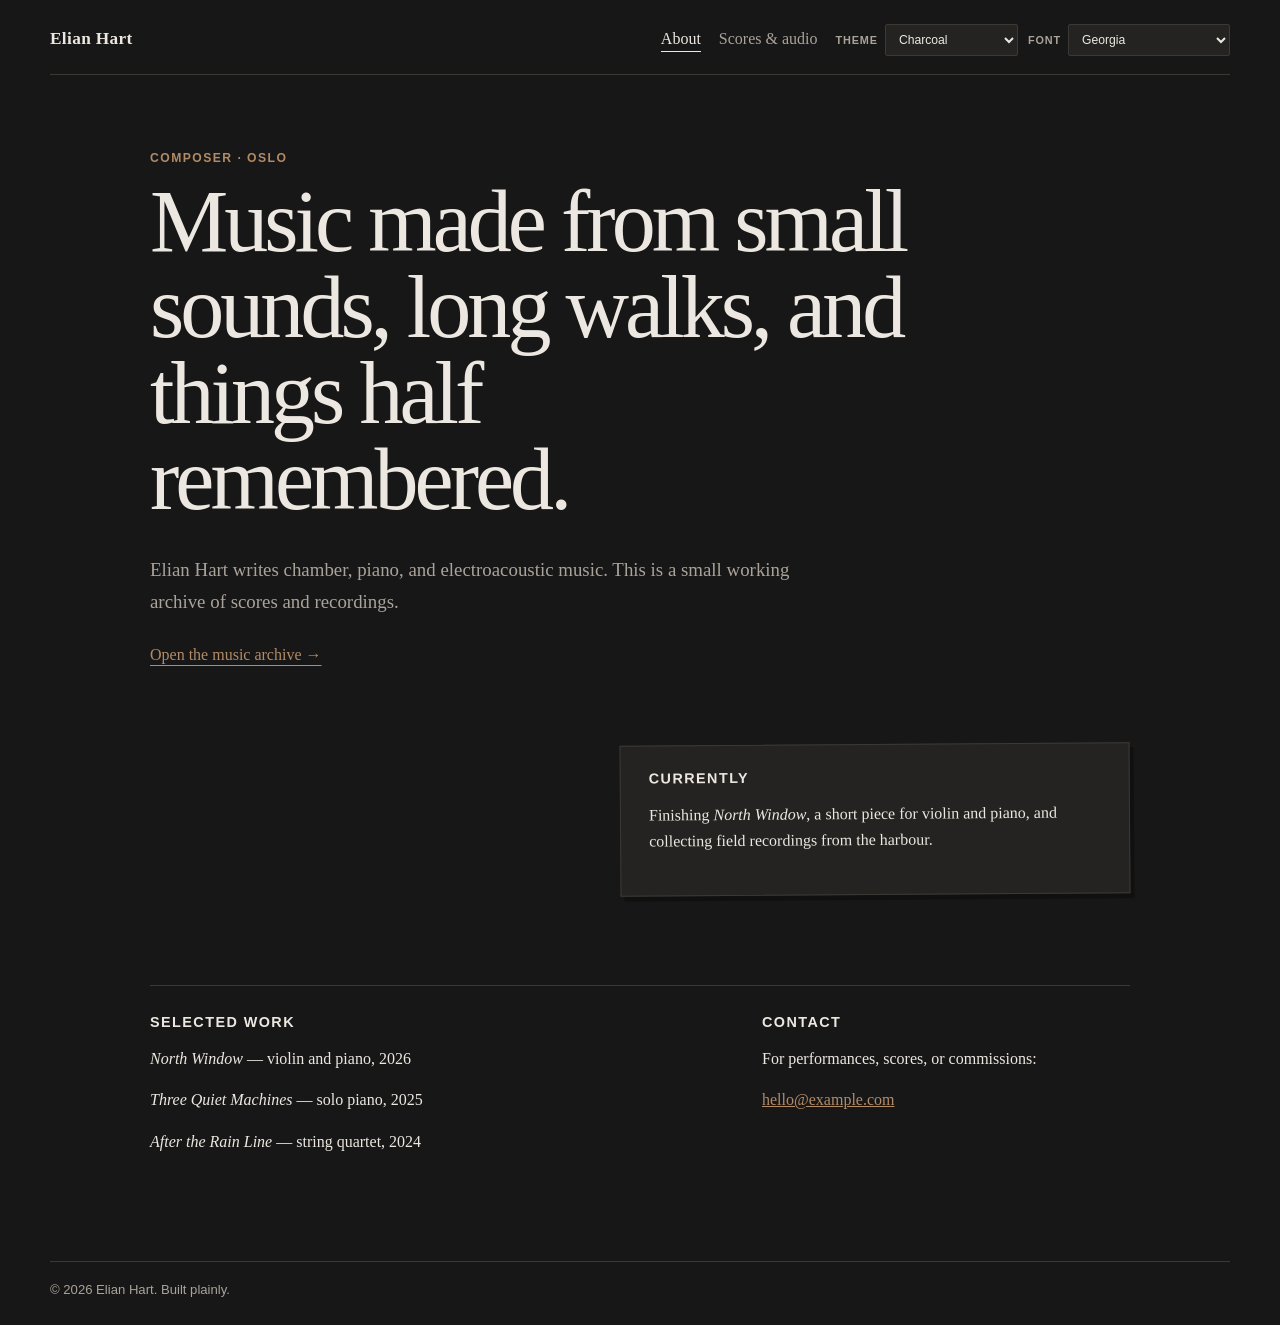
<file: index.html>
<!doctype html>
<html lang="en">
<head>
  <meta charset="utf-8">
  <meta name="viewport" content="width=device-width, initial-scale=1">
  <title>Elian Hart — Composer</title>
  <meta name="description" content="Music, scores, and recordings by composer Elian Hart.">
  <script>document.documentElement.dataset.theme=localStorage.getItem('composer-theme')||'charcoal';document.documentElement.dataset.font=localStorage.getItem('composer-font')||'georgia';</script>
  <link rel="stylesheet" href="style.css?v=4">
</head>
<body>
  <header class="site-header">
    <a class="name" href="index.html">Elian Hart</a>
    <nav aria-label="Main navigation">
      <a class="active" href="index.html">About</a>
      <a href="library.html">Scores & audio</a>
    </nav>
  </header>

  <main class="home">
    <section class="intro">
      <p class="eyebrow">Composer · Oslo</p>
      <h1>Music made from small sounds, long walks, and things half remembered.</h1>
      <p class="lead">Elian Hart writes chamber, piano, and electroacoustic music. This is a small working archive of scores and recordings.</p>
      <a class="plain-link" href="library.html">Open the music archive →</a>
    </section>

    <section class="note" aria-label="Current work">
      <h2>Currently</h2>
      <p>Finishing <em>North Window</em>, a short piece for violin and piano, and collecting field recordings from the harbour.</p>
    </section>

    <section class="details">
      <div>
        <h2>Selected work</h2>
        <p><em>North Window</em> — violin and piano, 2026</p>
        <p><em>Three Quiet Machines</em> — solo piano, 2025</p>
        <p><em>After the Rain Line</em> — string quartet, 2024</p>
      </div>
      <div>
        <h2>Contact</h2>
        <p>For performances, scores, or commissions:</p>
        <p><a href="mailto:hello@example.com">hello@example.com</a></p>
      </div>
    </section>
  </main>

  <footer>© 2026 Elian Hart. Built plainly.</footer>
  <script src="theme.js?v=4"></script>
</body>
</html>
</file>
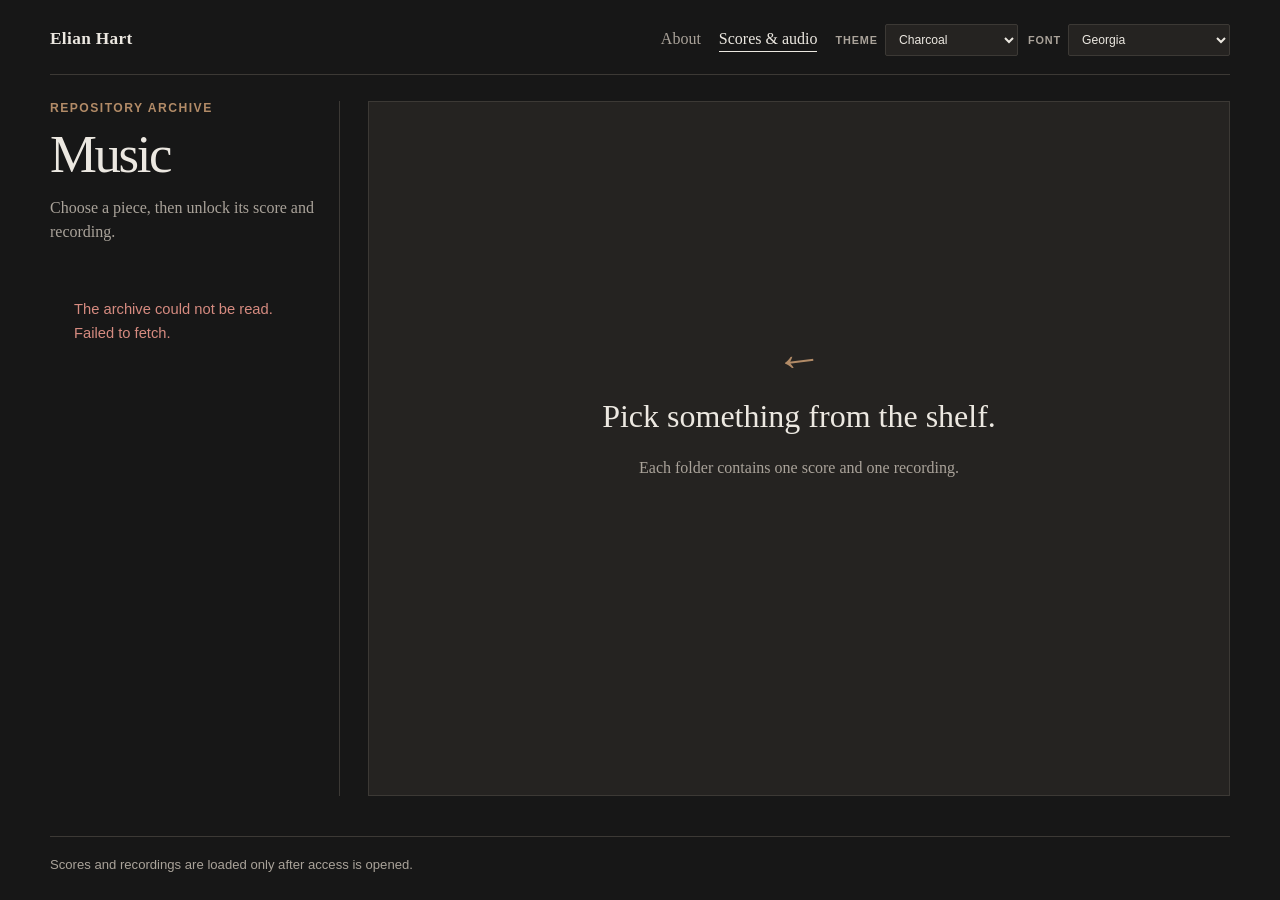
<file: library.html>
<!doctype html>
<html lang="en">
<head>
  <meta charset="utf-8">
  <meta name="viewport" content="width=device-width, initial-scale=1">
  <meta name="robots" content="noindex, nofollow, noarchive, nosnippet, noimageindex">
  <meta name="googlebot" content="noindex, nofollow, noarchive, nosnippet, noimageindex">
  <meta name="referrer" content="no-referrer">
  <title>Scores & audio — Elian Hart</title>
  <script>document.documentElement.dataset.theme=localStorage.getItem('composer-theme')||'charcoal';document.documentElement.dataset.font=localStorage.getItem('composer-font')||'georgia';</script>
  <link rel="stylesheet" href="style.css?v=4">
</head>
<body>
  <header class="site-header">
    <a class="name" href="index.html">Elian Hart</a>
    <nav aria-label="Main navigation">
      <a href="index.html">About</a>
      <a class="active" href="library.html">Scores & audio</a>
    </nav>
  </header>

  <main class="library-page">
    <aside class="archive-panel">
      <div class="archive-heading">
        <p class="eyebrow">Repository archive</p>
        <h1>Music</h1>
        <p>Choose a piece, then unlock its score and recording.</p>
      </div>
      <div id="tree" class="tree" aria-live="polite">Loading the archive…</div>
    </aside>

    <section id="viewer" class="viewer" aria-live="polite">
      <div class="empty-state">
        <p class="scribble">←</p>
        <h2>Pick something from the shelf.</h2>
        <p>Each folder contains one score and one recording.</p>
      </div>
    </section>
  </main>

  <footer>Scores and recordings are loaded only after access is opened.</footer>
  <script src="theme.js?v=4"></script>
  <script src="library.js"></script>
</body>
</html>
</file>
<file: style.css>
:root {
  --paper: #171717;
  --ink: #ece8e1;
  --muted: #aaa39a;
  --line: #3c3935;
  --soft: #252321;
  --accent: #b28b67;
  --max: 1180px;
  --site-font: Georgia, 'Times New Roman', serif;
}

:root[data-theme="midnight"] { --paper:#101722; --ink:#e8edf4; --muted:#98a4b3; --line:#2d3948; --soft:#192433; --accent:#7894b8; }
:root[data-theme="forest"] { --paper:#101813; --ink:#e4ebe5; --muted:#97a59a; --line:#2b3b30; --soft:#18241c; --accent:#7f9b82; }
:root[data-theme="burgundy"] { --paper:#1a1114; --ink:#eee5e7; --muted:#aa969b; --line:#422b31; --soft:#27191d; --accent:#a66d79; }
:root[data-theme="slate"] { --paper:#161a1e; --ink:#e9ecef; --muted:#9da5ac; --line:#353d44; --soft:#20262b; --accent:#8495a3; }
:root[data-theme="aubergine"] { --paper:#171218; --ink:#eee7ef; --muted:#a89daa; --line:#3d3040; --soft:#241b26; --accent:#967b9c; }
:root[data-theme="espresso"] { --paper:#191411; --ink:#eee8e3; --muted:#aa9e95; --line:#43352d; --soft:#271e19; --accent:#a47d62; }
:root[data-theme="petrol"] { --paper:#0f181a; --ink:#e4ecec; --muted:#93a5a6; --line:#294044; --soft:#172528; --accent:#6f999b; }
:root[data-theme="graphite"] { --paper:#141516; --ink:#e7e7e5; --muted:#9d9e9c; --line:#343637; --soft:#202223; --accent:#8d918c; }
:root[data-theme="black-gold"] { --paper:#11110f; --ink:#eeeadd; --muted:#aaa38d; --line:#3e392a; --soft:#1e1c16; --accent:#b49a5d; }

:root[data-font="georgia"] { --site-font: Georgia, 'Times New Roman', serif; }
:root[data-font="baskerville"] { --site-font: Baskerville, 'Baskerville Old Face', Georgia, serif; }
:root[data-font="garamond"] { --site-font: Garamond, 'EB Garamond', Georgia, serif; }
:root[data-font="times"] { --site-font: 'Times New Roman', Times, serif; }
:root[data-font="palatino"] { --site-font: Palatino, 'Palatino Linotype', serif; }
:root[data-font="book-antiqua"] { --site-font: 'Book Antiqua', Palatino, serif; }
:root[data-font="trebuchet"] { --site-font: 'Trebuchet MS', Arial, sans-serif; }
:root[data-font="arial"] { --site-font: Arial, Helvetica, sans-serif; }
:root[data-font="verdana"] { --site-font: Verdana, Geneva, sans-serif; }
:root[data-font="courier"] { --site-font: 'Courier New', Courier, monospace; }

* { box-sizing: border-box; }
html { background: var(--paper); color: var(--ink); font-family: var(--site-font); color-scheme: dark; transition: background .18s ease, color .18s ease; }
body { margin: 0; min-height: 100vh; display: flex; flex-direction: column; background:var(--paper); color:var(--ink); }
a { color: inherit; }
button, input, select, textarea { font: inherit; }
button, input, select, textarea, option { color:var(--ink); background-color:var(--soft); border-color:var(--line); }
::selection { background:var(--accent); color:var(--paper); }

.site-header {
  width: min(calc(100% - 36px), var(--max));
  margin: 0 auto;
  padding: 24px 0 18px;
  display: flex;
  justify-content: space-between;
  align-items: baseline;
  gap: 18px;
  border-bottom: 1px solid var(--line);
}
.name { font-size: 1.08rem; font-weight: 700; text-decoration: none; letter-spacing: .02em; color:var(--ink); }
nav { display: flex; gap: 18px; margin-left: auto; }
nav a { color: var(--muted); text-decoration: none; padding-bottom: 3px; }
nav a:hover, nav a.active { color: var(--ink); border-bottom: 1px solid currentColor; }
.site-pickers { display:flex; align-items:center; gap:10px; }
.site-picker { display:flex; align-items:center; gap:7px; color:var(--muted); font:700 .68rem Arial,sans-serif; letter-spacing:.08em; text-transform:uppercase; }
.site-picker select { appearance:auto; -webkit-appearance:menulist; border:1px solid var(--line); background-color:var(--soft); color:var(--ink); padding:7px 28px 7px 9px; border-radius:2px; font:normal .76rem Arial,sans-serif; cursor:pointer; color-scheme:dark; }
.site-picker select:hover, .site-picker select:focus { border-color:var(--accent); outline:none; box-shadow:0 0 0 1px var(--accent); }
.site-picker option { background:var(--soft); color:var(--ink); }

.home { width: min(calc(100% - 36px), 980px); margin: auto; padding: 76px 0 90px; }
.intro { max-width: 760px; }
.eyebrow { margin: 0 0 13px; color: var(--accent); font: 700 .76rem/1.2 Arial, sans-serif; letter-spacing: .12em; text-transform: uppercase; }
h1 { font-size: clamp(2.4rem, 7vw, 5.5rem); line-height: .98; letter-spacing: -.045em; margin: 0; font-weight: 500; color:var(--ink); }
.lead { max-width: 650px; margin: 30px 0 20px; color: var(--muted); font-size: 1.18rem; line-height: 1.7; }
.plain-link { display: inline-block; margin-top: 8px; color: var(--accent); text-underline-offset: 5px; }
.note { margin: 80px 0 0 auto; max-width: 510px; padding: 24px 28px 26px; border: 1px solid var(--line); transform: rotate(-.4deg); background: var(--soft); color:var(--ink); box-shadow: 4px 5px 0 color-mix(in srgb, var(--paper) 70%, black); }
.note h2, .details h2 { margin: 0 0 12px; color:var(--ink); font-size: .9rem; font-family: Arial, sans-serif; text-transform: uppercase; letter-spacing: .1em; }
.note p, .details p { line-height: 1.6; color:var(--ink); }
.details { margin-top: 90px; display: grid; grid-template-columns: 1.5fr 1fr; gap: 60px; padding-top: 28px; border-top: 1px solid var(--line); color:var(--ink); }
.details a { color:var(--accent); }

.library-page { flex: 1; width: min(calc(100% - 36px), var(--max)); margin: 0 auto; padding: 26px 0 40px; display: grid; grid-template-columns: 290px minmax(0,1fr); gap: 28px; min-height: 680px; }
.archive-panel { border-right: 1px solid var(--line); padding-right: 24px; color:var(--ink); }
.archive-heading h1 { font-size: 3.3rem; margin-bottom: 10px; }
.archive-heading > p:last-child { color: var(--muted); line-height: 1.5; }
.tree { margin-top: 30px; font-family: Arial, sans-serif; font-size: .92rem; color:var(--ink); }
.tree-group { margin: 8px 0 13px; }
.tree-folder { display: flex; gap: 7px; align-items: center; font-weight: 700; margin-bottom: 6px; }
.tree-children { margin-left: 15px; padding-left: 13px; border-left: 1px solid var(--line); }
.tree button { width: 100%; border: 0; background: transparent; color: var(--ink); text-align: left; font: inherit; padding: 7px 8px; cursor: pointer; border-radius: 3px; }
.tree button:hover, .tree button.selected { background: var(--soft); color:var(--ink); }
.file-mark { color: var(--accent); margin-right: 7px; }
.viewer { min-width: 0; min-height: 620px; border: 1px solid var(--line); background: var(--soft); color:var(--ink); position: relative; overflow: hidden; }
.empty-state { min-height: 620px; display: grid; place-content: center; text-align: center; padding: 30px; color: var(--muted); }
.empty-state h2 { color: var(--ink); font-weight: 500; font-size: 2rem; margin: 0 0 8px; }
.scribble { color: var(--accent); font-size: 3rem; margin: 0 0 12px; transform: rotate(-7deg); }
.viewer-head { display: flex; justify-content: space-between; gap: 20px; align-items: center; padding: 15px 18px; border-bottom: 1px solid var(--line); background: var(--paper); color:var(--ink); }
.viewer-head h2 { margin: 0; font-size: 1.05rem; font-family: Arial, sans-serif; }
.viewer-head a { color: var(--muted); font: .8rem Arial, sans-serif; }
.score-frame { display: block; width: 100%; height: 760px; border: 0; background: white; }
.audio-view { min-height: 560px; display: grid; place-content: center; padding: 40px; text-align: center; background:var(--soft); color:var(--ink); }
.audio-view .record { width: 170px; height: 170px; border: 1px solid var(--ink); border-radius: 50%; margin: 0 auto 26px; display: grid; place-content: center; font-size: 3rem; color:var(--accent); box-shadow: inset 0 0 0 34px var(--paper); }
audio { width: min(480px, 75vw); color-scheme:dark; }
.error { padding: 24px; color: #d68b80; line-height: 1.6; }
footer { width: min(calc(100% - 36px), var(--max)); margin: 0 auto; padding: 20px 0 28px; border-top: 1px solid var(--line); color: var(--muted); font-size: .82rem; font-family: Arial, sans-serif; }

@media (max-width: 760px) {
  .site-header { align-items: flex-start; gap: 12px; flex-wrap:wrap; }
  nav { gap: 12px; font-size: .9rem; order:3; width:100%; margin-left:0; }
  .site-pickers { margin-left:auto; flex-wrap:wrap; justify-content:flex-end; }
  .home { padding-top: 52px; }
  .details { grid-template-columns: 1fr; gap: 28px; }
  .library-page { grid-template-columns: 1fr; }
  .archive-panel { border-right: 0; border-bottom: 1px solid var(--line); padding: 0 0 22px; }
  .viewer, .empty-state { min-height: 500px; }
  .score-frame { height: 620px; }
}
</file>
